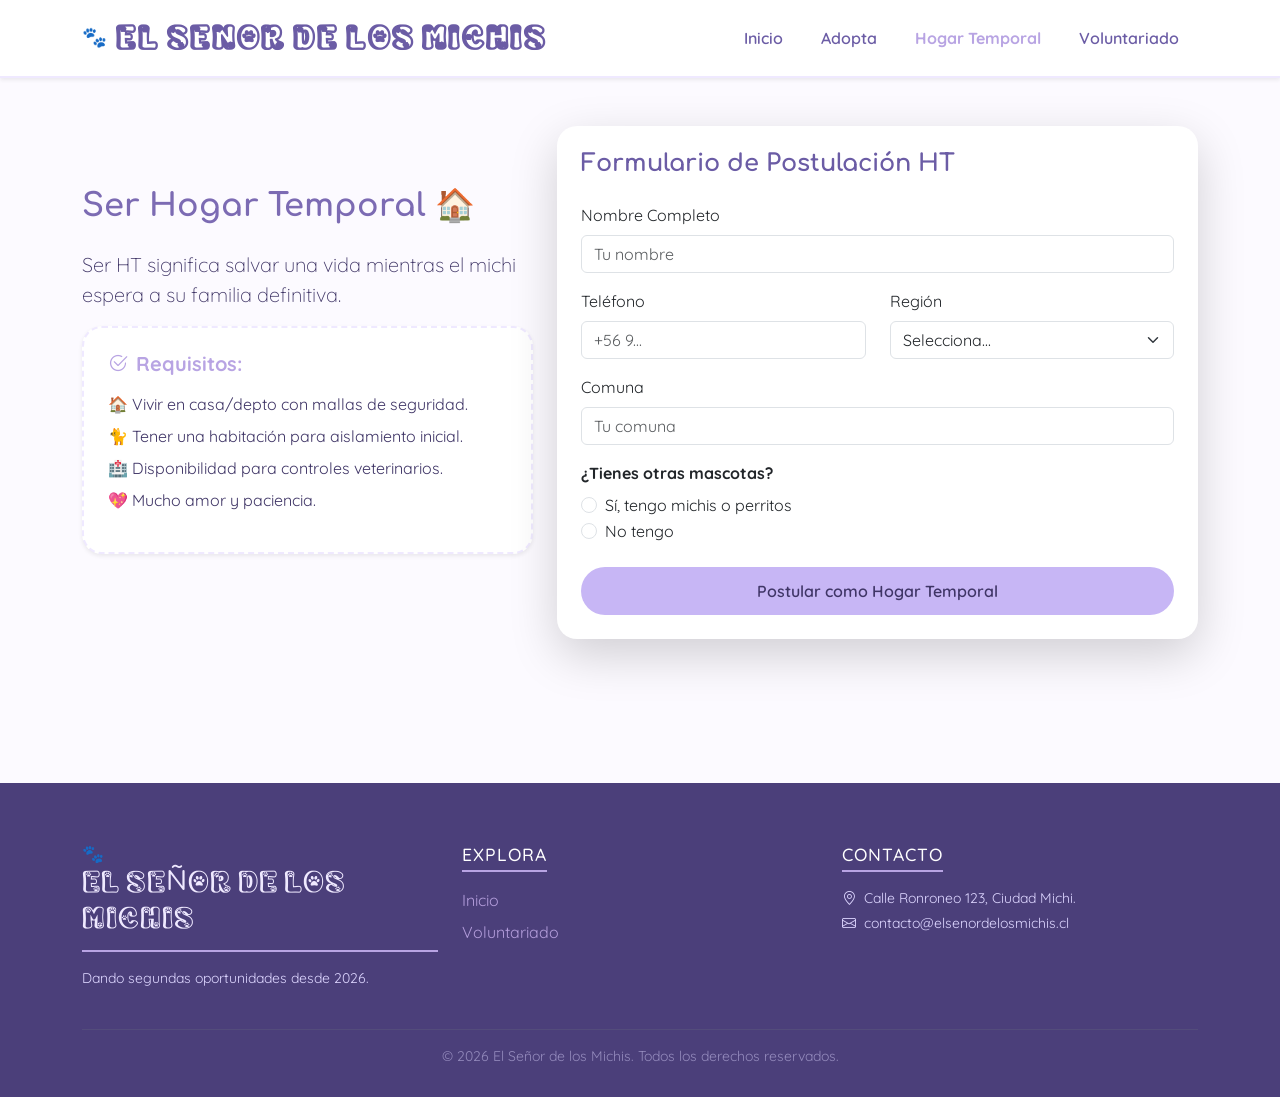
<file: hogar_temporal.html>
<!DOCTYPE html>
<html lang="es">
<head>
    <meta charset="UTF-8">
    <meta name="viewport" content="width=device-width, initial-scale=1.0">
    <title>Hogar Temporal | El Señor de los Michis 🐾</title>
   
    <link href="https://fonts.googleapis.com/css2?family=Comfortaa:wght@400;700&family=Quicksand:wght@400;600&display=swap" rel="stylesheet">
    <link href="https://cdn.jsdelivr.net/npm/bootstrap@5.3.2/dist/css/bootstrap.min.css" rel="stylesheet">
    <link rel="stylesheet" href="https://cdn.jsdelivr.net/npm/bootstrap-icons@1.11.3/font/bootstrap-icons.min.css">

    <style>
        /* 1. FUENTE PERSONALIZADA */
        @font-face {
            font-family: 'CatMeow';
            src: url('./assets/fonts/cat_ttf.ttf') format('truetype');
            font-weight: normal;
            font-style: normal;
            font-display: swap;
        }

        /* 2. VARIABLES DE COLOR (Gatunos y equilibrados) */
        :root {
    /*  Paleta Gatuna Pastel  */
        --michi-purple-deep: #6b5ca5;   /* Morado suave para títulos */
        --michi-violet: #b8a4e3;        /* Lila pastel principal */
        --michi-lavender: #efe9ff;      /* Lavanda ultra suave */
        --michi-bg-soft: #fcfaff;       /* Fondo casi blanco con tinte lila */
        --michi-dark-footer: #3f3566;   /* Morado grisáceo suave (no pesado) */
        --michi-hover-bg: rgba(184, 164, 227, 0.18); /* Hover pastel */
}
        /* 3. ESTILOS BASE */
        body {
            font-family: 'Quicksand', sans-serif;
            background-color: var(--michi-bg-soft);
            color: var(--michi-dark-footer);
        }

        h1, h2, h3, h4, .navbar-brand {
            font-family: 'Comfortaa', sans-serif;
            font-weight: 700;
        }

        /* 4. CLASE UNIFICADA PARA EL LOGO (Evita que se encimen letras) */
        .fuente-michi-nombre {
            font-family: 'CatMeow', 'Comfortaa', sans-serif !important;
            font-size: 1.8rem;
            letter-spacing: 1px;
            line-height: 1.4; /* Espacio vital para que no choquen las letras */
            display: inline-block;
            vertical-align: middle;
            transition: all 0.3s ease;
        }

        /* 5. NAVBAR (Hover suave y estilo limpio) */
       .navbar-michis {
        background-color: #ffffff;
        padding: 0.8rem 0;
        border-bottom: 2px solid var(--michi-lavender);
        box-shadow: 0 4px 15px rgba(184, 164, 227, 0.15);
}

        .navbar-brand .fuente-michi-nombre {
            color: var(--michi-purple-deep) !important;
        }

        .navbar-brand:hover .fuente-michi-nombre {
            color: var(--michi-violet) !important;
            transform: scale(1.02);
        }

        .nav-link {
            color: var(--michi-purple-deep);
            font-weight: 600;
            padding: 10px 15px !important;
            border-radius: 8px;
            transition: all 0.3s ease;
        }

        .nav-link:hover {
            color: var(--michi-violet);
            background-color: var(--michi-hover-bg);
        }

        .nav-link.active {
            color: var(--michi-violet) !important;
            font-weight: 700;
        }

        /* 6. CONTENIDO PRINCIPAL */
        .titulo-michis {
        color: #7c6bb3; /* morado pastel legible */
        margin-bottom: 1.5rem;
}

        .bg-light-michi {
            background-color: white;
            border: 2px dashed var(--michi-lavender);
            border-radius: 20px;
        }

        .card {
        border-radius: 20px;
        border: 1px solid #eee8ff;
        box-shadow: 0 8px 25px rgba(184, 164, 227, 0.18);
        background-color: #ffffff;

}
.custom-btn {
    background-color: #c7b6f5; /* lila pastel gatuno */
    color: #3f3566;
    border-radius: 50px;
    padding: 12px;
    font-weight: 600;
    border: none;
    transition: all 0.3s ease;
}

.custom-btn:hover {
    background-color: #b19cf0;
    color: #2f2555;
    transform: translateY(-2px);
    box-shadow: 0 6px 18px rgba(177, 156, 240, 0.35);
}

       

        /* 7. FOOTER (Ajustado para no verse pesado) */
      .footer-michis {
        background-color: #4b3f7a; /* morado suave, no negro */
        color: #f3efff;
        padding: 60px 0 30px 0 !important;
}

        .footer-michis .fuente-michi-nombre {
            color: var(--michi-lavender) !important;
            font-size: 1.6rem;
            margin-bottom: 10px;
        }

      .footer-michis p.small {
       color: #ddd6ff; /* lila clarito, más suave */

    }

        .footer-michis h5 {
            color: white;
            font-size: 1.1rem;
            text-transform: uppercase;
            letter-spacing: 1px;
            margin-bottom: 1.5rem;
            border-bottom: 2px solid var(--michi-violet);
            display: inline-block;
            padding-bottom: 5px;
        }

        .footer-link {
            color: #b39ddb;
            text-decoration: none;
            transition: 0.3s;
            display: inline-block;
        }

        .footer-link:hover {
            color: white;
            transform: translateX(5px);
        }

        .michi-toast {
            background-color: var(--michi-purple-deep) !important;
            color: white !important;
            border-radius: 15px;
        }
    </style>
</head>
<body>

    <nav class="navbar navbar-expand-lg navbar-michis sticky-top shadow-sm">
        <div class="container">
            <a class="navbar-brand d-flex align-items-center" href="index.html">
                <span class="me-2">🐾</span>
                <span class="fuente-michi-nombre">El Senor de los Michis</span>
            </a>
            <button class="navbar-toggler" type="button" data-bs-toggle="collapse" data-bs-target="#navbarNav">
                <span class="navbar-toggler-icon"></span>
            </button>
            <div class="collapse navbar-collapse" id="navbarNav">
                <ul class="navbar-nav ms-auto text-center">
                    <li class="nav-item"><a class="nav-link mx-1" href="index.html">Inicio</a></li>
                    <li class="nav-item"><a class="nav-link mx-1" href="index.html#adopta-aqui">Adopta</a></li>
                    <li class="nav-item"><a class="nav-link mx-1 active" href="hogar_temporal.html">Hogar Temporal</a></li>
                    <li class="nav-item"><a class="nav-link mx-1" href="voluntariado.html">Voluntariado</a></li>
                </ul>
            </div>
        </div>
    </nav>

    <main class="container py-5">
        <div class="row align-items-center mb-5">
            <div class="col-lg-5">
                <h2 class="titulo-michis">Ser Hogar Temporal 🏠</h2>
                <p class="lead">Ser HT significa salvar una vida mientras el michi espera a su familia definitiva.</p>
                <div class="bg-light-michi p-4 shadow-sm mb-4">
                    <h5 class="fw-bold" style="color: var(--michi-violet);"><i class="bi bi-check2-circle me-2"></i>Requisitos:</h5>
                    <ul class="list-unstyled mt-3">
                        <li class="mb-2">🏠 Vivir en casa/depto con mallas de seguridad.</li>
                        <li class="mb-2">🐈 Tener una habitación para aislamiento inicial.</li>
                        <li class="mb-2">🏥 Disponibilidad para controles veterinarios.</li>
                        <li class="mb-2">💖 Mucho amor y paciencia.</li>
                    </ul>
                </div>
            </div>

            <div class="col-lg-7">
                <div class="card p-4 shadow-lg border-0">
                    <h4 class="mb-4 fw-bold" style="color: var(--michi-purple-deep);">Formulario de Postulación HT</h4>
                    <form id="formHT">
                        <div class="mb-3">
                            <label class="form-label fw-600">Nombre Completo</label>
                            <input type="text" class="form-control" id="nombre" required
                                   pattern="^[a-zA-ZáéíóúÁÉÍÓÚñÑ\s]+$"
                                   placeholder="Tu nombre">
                        </div>
                        <div class="row">
                            <div class="col-md-6 mb-3">
                                <label class="form-label fw-600">Teléfono</label>
                                <input type="tel" class="form-control" id="telefono" required placeholder="+56 9...">
                            </div>
                            <div class="col-md-6 mb-3">
                                <label class="form-label fw-600">Región</label>
                                <select class="form-select" id="region" required>
                                    <option value="">Selecciona...</option>
                                    <option value="arica">Región de Arica y Parinacota</option>
                                    <option value="tarapaca">Región de Tarapacá</option>
                                    <option value="antofagasta">Región de Antofagasta</option>
                                    <option value="atacama">Región de Atacama</option>
                                    <option value="coquimbo">Región de Coquimbo</option>
                                    <option value="valparaiso">Región de Valparaíso</option>
                                    <option value="metropolitana">Región Metropolitana</option>
                                    <option value="ohiggins">Región de O'Higgins</option>
                                    <option value="maule">Región del Maule</option>
                                    <option value="nuble">Región del Ñuble</option>
                                    <option value="biobio">Región del Biobío</option>
                                    <option value="araucania">Región de la Araucanía</option>
                                    <option value="rios">Región de los Ríos</option>
                                    <option value="lagos">Región de los Lagos</option>
                                    <option value="aysen">Región de Aysén</option>
                                    <option value="magallanes">Región de Magallanes</option> </select>
                                    </select>
                            </div>
                        </div>
                        <div class="mb-3">
                            <label class="form-label fw-600">Comuna</label>
                            <input type="text" class="form-control" id="comuna" required placeholder="Tu comuna">
                        </div>
                        <div class="mb-4">
                            <label class="form-label fw-bold">¿Tienes otras mascotas?</label>
                            <div class="form-check">
                                <input class="form-check-input" type="radio" name="mascotas" id="si" required>
                                <label class="form-check-label" for="si">Sí, tengo michis o perritos</label>
                            </div>
                            <div class="form-check">
                                <input class="form-check-input" type="radio" name="mascotas" id="no">
                                <label class="form-check-label" for="no">No tengo</label>
                            </div>
                        </div>
                        <button type="submit" class="btn custom-btn w-100">Postular como Hogar Temporal</button>
                    </form>
                </div>
            </div>
        </div>
    </main>

    <footer class="footer-michis py-5 mt-5">
        <div class="container text-center text-md-start">
            <div class="row g-4">
                <div class="col-md-4">
                    <h5 class="text-white mb-3">🐾 <span class="fuente-michi-nombre">El Señor de los Michis</span></h5>
                    <p class="small">Dando segundas oportunidades desde 2026.</p>
                </div>
                <div class="col-md-4">
                    <h5 class="text-white mb-3">Explora</h5>
                    <ul class="list-unstyled">
                        <li class="mb-2"><a href="index.html" class="footer-link">Inicio</a></li>
                        <li class="mb-2"><a href="voluntariado.html" class="footer-link">Voluntariado</a></li>
                    </ul>
                </div>
                <div class="col-md-4">
                    <h5 class="text-white mb-3">Contacto</h5>
                    <p class="small mb-1"><i class="bi bi-geo-alt me-2"></i>Calle Ronroneo 123, Ciudad Michi.</p>
                    <p class="small"><i class="bi bi-envelope me-2"></i>contacto@elsenordelosmichis.cl</p>
                </div>
            </div>
            <hr class="mt-4 border-secondary">
            <p class="text-center small mb-0 opacity-50">© 2026 El Señor de los Michis. Todos los derechos reservados.</p>
        </div>
    </footer>

    <script src="https://cdn.jsdelivr.net/npm/bootstrap@5.3.2/dist/js/bootstrap.bundle.min.js"></script>
    <script>
        document.getElementById('formHT').addEventListener('submit', function(e) {
            e.preventDefault();
            alert('¡Miau-ravilloso! Tu solicitud ha sido enviada.');
            this.reset();
        });
    </script>
</body>
</html>
</file>
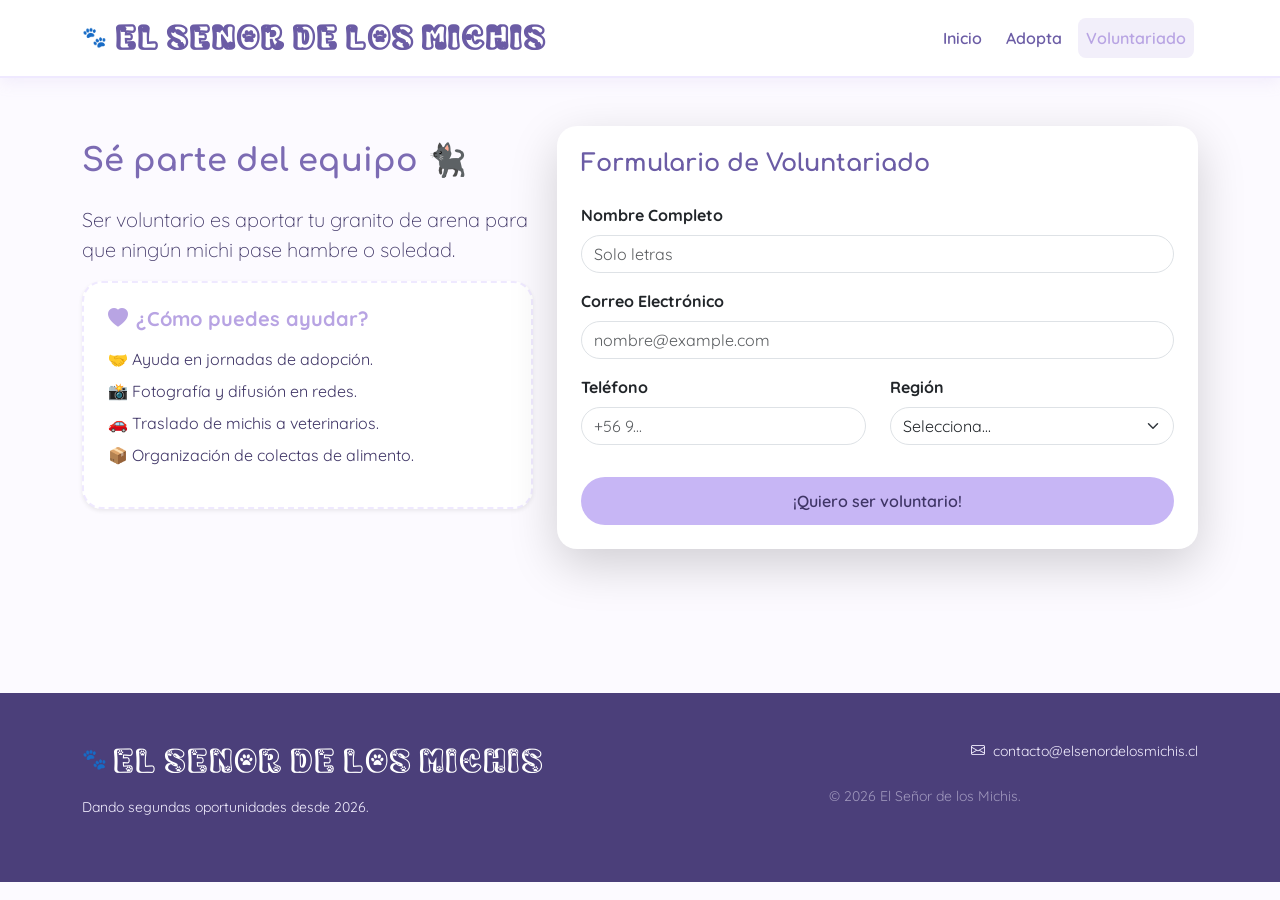
<file: voluntariado.html>
<!DOCTYPE html>
<html lang="es">
<head>
    <meta charset="UTF-8">
    <meta name="viewport" content="width=device-width, initial-scale=1.0">
    <title>Voluntariado | El Senor de los Michis 🐾</title>
    
    <link href="https://fonts.googleapis.com/css2?family=Comfortaa:wght@400;700&family=Quicksand:wght@400;600&display=swap" rel="stylesheet">
    <link href="https://cdn.jsdelivr.net/npm/bootstrap@5.3.2/dist/css/bootstrap.min.css" rel="stylesheet">
    <link rel="stylesheet" href="https://cdn.jsdelivr.net/npm/bootstrap-icons@1.11.3/font/bootstrap-icons.min.css">

    <style>
        /* 1. FUENTE PERSONALIZADA */
        @font-face {
            font-family: 'CatMeow';
            src: url('./assets/fonts/cat_ttf.ttf') format('truetype');
            font-weight: normal;
            font-style: normal;
            font-display: swap;
        }

        :root {
            --michi-purple-deep: #6b5ca5;
            --michi-violet: #b8a4e3;
            --michi-lavender: #efe9ff;
            --michi-bg-soft: #fcfaff;
            --michi-dark-footer: #3f3566;
            --michi-hover-bg: rgba(184, 164, 227, 0.18);
        }

        body {
            font-family: 'Quicksand', sans-serif;
            background-color: var(--michi-bg-soft);
            color: var(--michi-dark-footer);
        }

        h1, h2, h3, h4, .navbar-brand {
            font-family: 'Comfortaa', sans-serif;
            font-weight: 700;
        }

        .fuente-michi-nombre {
            font-family: 'CatMeow', 'Comfortaa', sans-serif !important;
            font-size: 1.8rem;
            letter-spacing: 1px;
            line-height: 1.4;
            display: inline-block;
            vertical-align: middle;
        }

        .navbar-michis {
            background-color: #ffffff;
            padding: 0.8rem 0;
            border-bottom: 2px solid var(--michi-lavender);
            box-shadow: 0 4px 15px rgba(184, 164, 227, 0.15);
        }

        .navbar-brand .fuente-michi-nombre {
            color: var(--michi-purple-deep) !important;
        }

        .nav-link {
            color: var(--michi-purple-deep);
            font-weight: 600;
            border-radius: 8px;
            transition: 0.3s;
        }

        .nav-link:hover, .nav-link.active {
            color: var(--michi-violet) !important;
            background-color: var(--michi-hover-bg);
        }

        .titulo-michis { color: #7c6bb3; margin-bottom: 1.5rem; }

        .bg-light-michi {
            background-color: white;
            border: 2px dashed var(--michi-lavender);
            border-radius: 20px;
        }

        .card {
            border-radius: 20px;
            border: none;
            box-shadow: 0 8px 25px rgba(184, 164, 227, 0.18);
        }

        .custom-btn {
            background-color: #c7b6f5;
            color: #3f3566;
            border-radius: 50px;
            padding: 12px;
            font-weight: 600;
            border: none;
            transition: 0.3s;
        }

        .custom-btn:hover {
            background-color: #b19cf0;
            transform: translateY(-2px);
        }

        .footer-michis {
            background-color: #4b3f7a;
            color: #f3efff;
        }

        .footer-link { color: #b39ddb; text-decoration: none; transition: 0.3s; }
        .footer-link:hover { color: white; }
    </style>
</head>
<body>

    <nav class="navbar navbar-expand-lg navbar-michis sticky-top">
        <div class="container">
            <a class="navbar-brand d-flex align-items-center" href="index.html">
                <span class="me-2">🐾</span>
                <span class="fuente-michi-nombre">El Senor de los Michis</span>
            </a>
            <button class="navbar-toggler" type="button" data-bs-toggle="collapse" data-bs-target="#navbarNav">
                <span class="navbar-toggler-icon"></span>
            </button>
            <div class="collapse navbar-collapse" id="navbarNav">
                <ul class="navbar-nav ms-auto text-center">
                    <li class="nav-item"><a class="nav-link mx-1" href="index.html">Inicio</a></li>
                    <li class="nav-item"><a class="nav-link mx-1" href="index.html#adopta-aqui">Adopta</a></li>
                    <li class="nav-item"><a class="nav-link mx-1 active" href="voluntariado.html">Voluntariado</a></li>
                </ul>
            </div>
        </div>
    </nav>

    <main class="container py-5">
        <div class="row align-items-center mb-5">
            <div class="col-lg-5">
                <h2 class="titulo-michis">Sé parte del equipo 🐈‍⬛</h2>
                <p class="lead">Ser voluntario es aportar tu granito de arena para que ningún michi pase hambre o soledad.</p>
                <div class="bg-light-michi p-4 shadow-sm mb-4">
                    <h5 class="fw-bold" style="color: var(--michi-violet);"><i class="bi bi-heart-fill me-2"></i>¿Cómo puedes ayudar?</h5>
                    <ul class="list-unstyled mt-3">
                        <li class="mb-2">🤝 Ayuda en jornadas de adopción.</li>
                        <li class="mb-2">📸 Fotografía y difusión en redes.</li>
                        <li class="mb-2">🚗 Traslado de michis a veterinarios.</li>
                        <li class="mb-2">📦 Organización de colectas de alimento.</li>
                    </ul>
                </div>
            </div>

            <div class="col-lg-7">
                <div class="card p-4 shadow-lg">
                    <h4 class="mb-4 fw-bold" style="color: var(--michi-purple-deep);">Formulario de Voluntariado</h4>
                    
                    <form id="formVoluntario" class="needs-validation" novalidate>
                        <div class="mb-3">
                            <label class="form-label fw-bold">Nombre Completo</label>
                            <input type="text" class="form-control rounded-pill" id="nombre" required
                                   pattern="^[a-zA-ZáéíóúÁÉÍÓÚñÑ\s]+$" 
                                   placeholder="Solo letras">
                            <div class="invalid-feedback">Por favor, ingresa un nombre válido (sin números).</div>
                        </div>

                        <div class="mb-3">
                            <label class="form-label fw-bold">Correo Electrónico</label>
                            <input type="email" class="form-control rounded-pill" id="correo" required 
                                   placeholder="nombre@example.com">
                            <div class="invalid-feedback">Usa un formato de correo válido.</div>
                        </div>

                        <div class="row">
                            <div class="col-md-6 mb-3">
                                <label class="form-label fw-bold">Teléfono</label>
                                <input type="tel" class="form-control rounded-pill" id="telefono" required placeholder="+56 9...">
                            </div>
                            <div class="col-md-6 mb-3">
                                <label class="form-label fw-bold">Región</label>
                                <select class="form-select rounded-pill" id="region" required>
                                    <option value="">Selecciona...</option>
                                    <option value="metropolitana">Región Metropolitana</option>
                                    <option value="valparaiso">Región de Valparaíso</option>
                                    </select>
                            </div>
                        </div>

                        <button type="submit" class="btn custom-btn w-100 mt-3">¡Quiero ser voluntario!</button>
                    </form>
                </div>
            </div>
        </div>
    </main>

    <div class="toast-container position-fixed bottom-0 end-0 p-3">
        <div id="liveToast" class="toast align-items-center text-white bg-danger border-0" role="alert" aria-live="assertive" aria-atomic="true">
            <div class="d-flex">
                <div class="toast-body">
                    <i class="bi bi-exclamation-circle me-2"></i> 
                    Revisa los datos: el nombre no permite números y el correo debe ser válido.
                </div>
                <button type="button" class="btn-close btn-close-white me-2 m-auto" data-bs-dismiss="toast"></button>
            </div>
        </div>
    </div>

    <footer class="footer-michis py-5 mt-5">
        <div class="container text-center text-md-start">
            <div class="row g-4">
                <div class="col-md-6">
                    <h5 class="text-white mb-3">🐾 <span class="fuente-michi-nombre">El Senor de los Michis</span></h5>
                    <p class="small">Dando segundas oportunidades desde 2026.</p>
                </div>
                <div class="col-md-6 text-md-end">
                    <p class="small mb-1"><i class="bi bi-envelope me-2"></i>contacto@elsenordelosmichis.cl</p>
                    <p class="text-center small mb-0 opacity-50 mt-4">© 2026 El Señor de los Michis.</p>
                </div>
            </div>
        </div>
    </footer>

    <script src="https://cdn.jsdelivr.net/npm/bootstrap@5.3.2/dist/js/bootstrap.bundle.min.js"></script>
    <script>
        // Lógica de validación y Toast
        (() => {
            'use strict'
            const form = document.getElementById('formVoluntario');
            const toastLiveExample = document.getElementById('liveToast');
            const toast = new bootstrap.Toast(toastLiveExample);

            form.addEventListener('submit', event => {
                if (!form.checkValidity()) {
                    event.preventDefault();
                    event.stopPropagation();
                    toast.show(); // Muestra el aviso si hay error
                } else {
                    event.preventDefault();
                    alert('¡Miau-ravilloso! Gracias por querer ser voluntario.');
                    form.reset();
                    form.classList.remove('was-validated');
                }
                form.classList.add('was-validated');
            }, false);
        })()
    </script>
</body>
</html>
</file>
